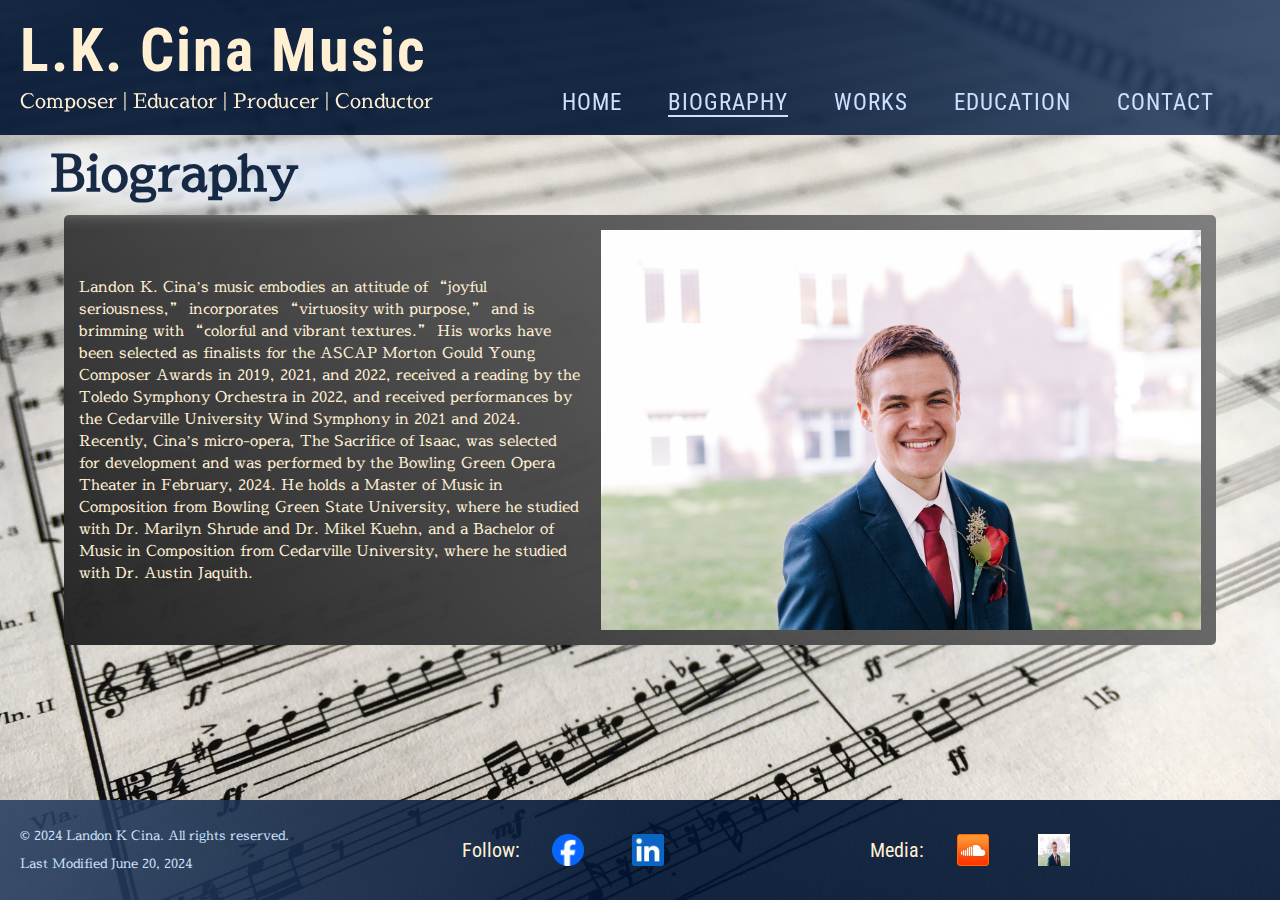
<file: lkcinamusic-biography.html>
<!DOCTYPE html>
<html lang="en">
    <head>
        <meta charset="UTF-8">
        <meta name="viewport" content="width=device-width, initial-scale=1.0">
        <link href="lkcinamusic-biography.css" rel="stylesheet">
        <title>L.K. Cina Music | Biography</title>
    </head>
    <body>
        <header class="site-header">
            <div class="site-titles">
                <h1>L.K. Cina Music</h1>
                <p>Composer | Educator | Producer | Conductor</p>
            </div>
            <nav>
                <a class="nav-link" href="./lkcinamusic-home.html">Home</a>
                <a class="nav-link current" href="./lkcinamusic-biography.html">Biography</a>
                <a class="nav-link" href="./lkcinamusic-works.html">Works</a>
                <a class="nav-link" href="./lkcinamusic-education.html">Education</a>
                <a class="nav-link" href="./lkcinamusic-contact.html">Contact</a>
            </nav>
        </header>
        <main>
            <div class="page-header">
                <h2>Biography</h2>
                <div id="header-background"></div>
            </div>
            
            <div class="page-content">
                <p class="biography">Landon K. Cina’s music embodies an attitude of “joyful seriousness,” incorporates “virtuosity with purpose,” and is brimming with “colorful and vibrant textures.” His works have been selected as finalists for the ASCAP Morton Gould Young Composer Awards in 2019, 2021, and 2022, received a reading by the Toledo Symphony Orchestra in 2022, and received performances by the Cedarville University Wind Symphony in 2021 and 2024. Recently, Cina’s micro-opera, The Sacrifice of Isaac, was selected for development and was performed by the Bowling Green Opera Theater in February, 2024. He holds a Master of Music in Composition from Bowling Green State University, where he studied with Dr. Marilyn Shrude and Dr. Mikel Kuehn, and a Bachelor of Music in Composition from Cedarville University, where he studied with Dr. Austin Jaquith.</p>
                <img class="portrait" src="./Images/Cina_Portrait.jpeg" alt="Portrait of Landon Cina">
            </div>
        </main>
        <footer class="site-footer">
            <div class="copyright-modified">
                <p>&copy 2024 Landon K Cina. All rights reserved.</p>
                <p>Last Modified June 20, 2024</p>
            </div>
            <div class="external-links follow">
                <p>Follow</p>
                <a class="external-logo facebook" href="https://www.facebook.com/profile.php?id=100093106510685" target="_blank">
                    <img class="external-logo facebook" src="./Images/Facebook_Logo_Primary.png" alt="Facebook logo">
                </a>
                <a class="external-logo linkedin" href="https://www.linkedin.com/in/landon-cina-4056532aa/" target="_blank">
                    <img class="external-logo linkedin" src="./Images/In-Blue-34.png" alt="LinkedIn logo">
                </a>
                </div>
            <div class="external-links media">
                <p>Media</p>
                <a class="external-logo soundcloud" href="https://soundcloud.com/landon-cina" target="_blank">
                    <img class="external-logo soundcloud" src="./Images/SoundCloud_Logo.png" alt="SoundCloud logo">
                </a>
                <a class="external-logo youtube" href="https://www.youtube.com/channel/UCJyzDKxyQj161ZwWj1zg2kg" target="_blank">
                    <img class="external-logo youtube" src="./Images/Cina_Portrait.jpeg" alt="YouTube logo">
                </a>
            </div>
            <div></div>
        </footer>
    </body>
</html>
</file>
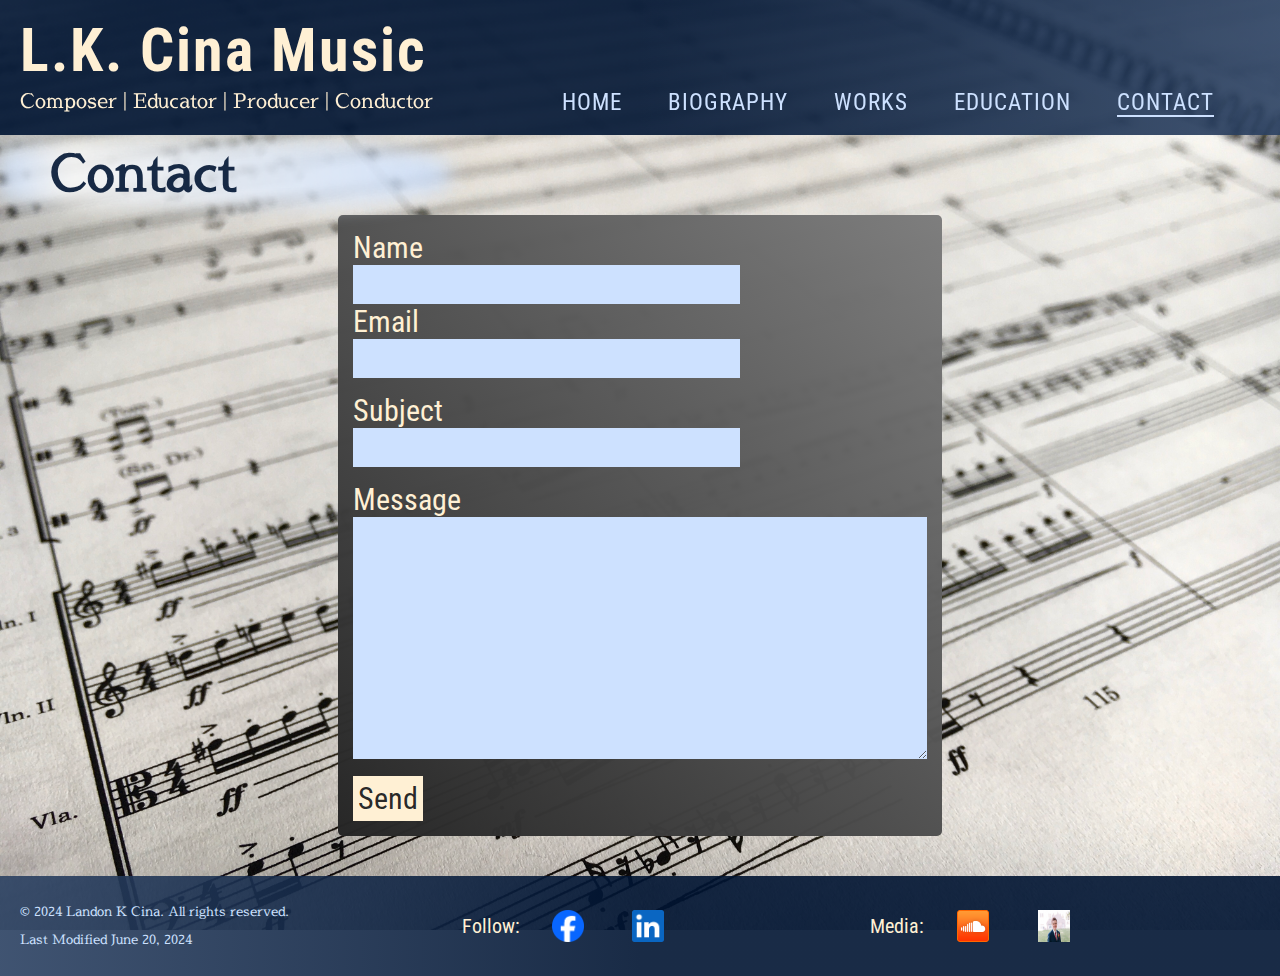
<file: lkcinamusic-contact.html>
<!DOCTYPE html>
<html lang="en">
    <head>
        <meta charset="UTF-8">
        <meta name="viewport" content="width=device-width, initial-scale=1.0">
        <link href="lkcinamusic-contact.css" rel="stylesheet">
        <title>L.K. Cina Music | Contact</title>
    </head>
    <body>
        <header class="site-header">
            <div class="site-titles">
                <h1>L.K. Cina Music</h1>
                <p>Composer | Educator | Producer | Conductor</p>
            </div>
            <nav>
                <a class="nav-link" href="./lkcinamusic-home.html">Home</a>
                <a class="nav-link" href="./lkcinamusic-biography.html">Biography</a>
                <a class="nav-link" href="./lkcinamusic-works.html">Works</a>
                <a class="nav-link" href="./lkcinamusic-education.html">Education</a>
                <a class="nav-link current" href="./lkcinamusic-contact.html">Contact</a>
            </nav>
        </header>
        <main>
            <div class="page-header">
                <h2>Contact</h2>
                <div id="header-background"></div>
            </div>
            
            <div class="page-content">
                <form id="contact-form" method="POST">
                    <div class="inline-block name">
                        <label for="name">Name</label>
                        <input id="name" type="text" required>
                    </div>
                    <div class="inline-block email">
                        <label for="email">Email</label>
                        <input id="email" type="email" required>
                    </div>
                    <div class="block subject">
                        <label for="subject">Subject</label>
                        <input id="subject" type="text">
                    </div>
                    <div class="block message">
                        <label for="message">Message</label>
                        <textarea id="message" rows="8" required></textarea>
                    </div>
                    <button id="send" type="submit">Send</button>
                </form>
            </div>
        </main>
        <footer class="site-footer">
            <div class="copyright-modified">
                <p>&copy 2024 Landon K Cina. All rights reserved.</p>
                <p>Last Modified June 20, 2024</p>
            </div>
            <div class="external-links follow">
                <p>Follow</p>
                <a class="external-logo facebook" href="https://www.facebook.com/profile.php?id=100093106510685" target="_blank">
                    <img class="external-logo facebook" src="./Images/Facebook_Logo_Primary.png" alt="Facebook logo">
                </a>
                <a class="external-logo linkedin" href="https://www.linkedin.com/in/landon-cina-4056532aa/" target="_blank">
                    <img class="external-logo linkedin" src="./Images/In-Blue-34.png" alt="LinkedIn logo">
                </a>
                </div>
            <div class="external-links media">
                <p>Media</p>
                <a class="external-logo soundcloud" href="https://soundcloud.com/landon-cina" target="_blank">
                    <img class="external-logo soundcloud" src="./Images/SoundCloud_Logo.png" alt="SoundCloud logo">
                </a>
                <a class="external-logo youtube" href="https://www.youtube.com/channel/UCJyzDKxyQj161ZwWj1zg2kg" target="_blank">
                    <img class="external-logo youtube" src="./Images/Cina_Portrait.jpeg" alt="YouTube logo">
                </a>
            </div>
            <div></div>
        </footer>
    </body>
</html>
</file>
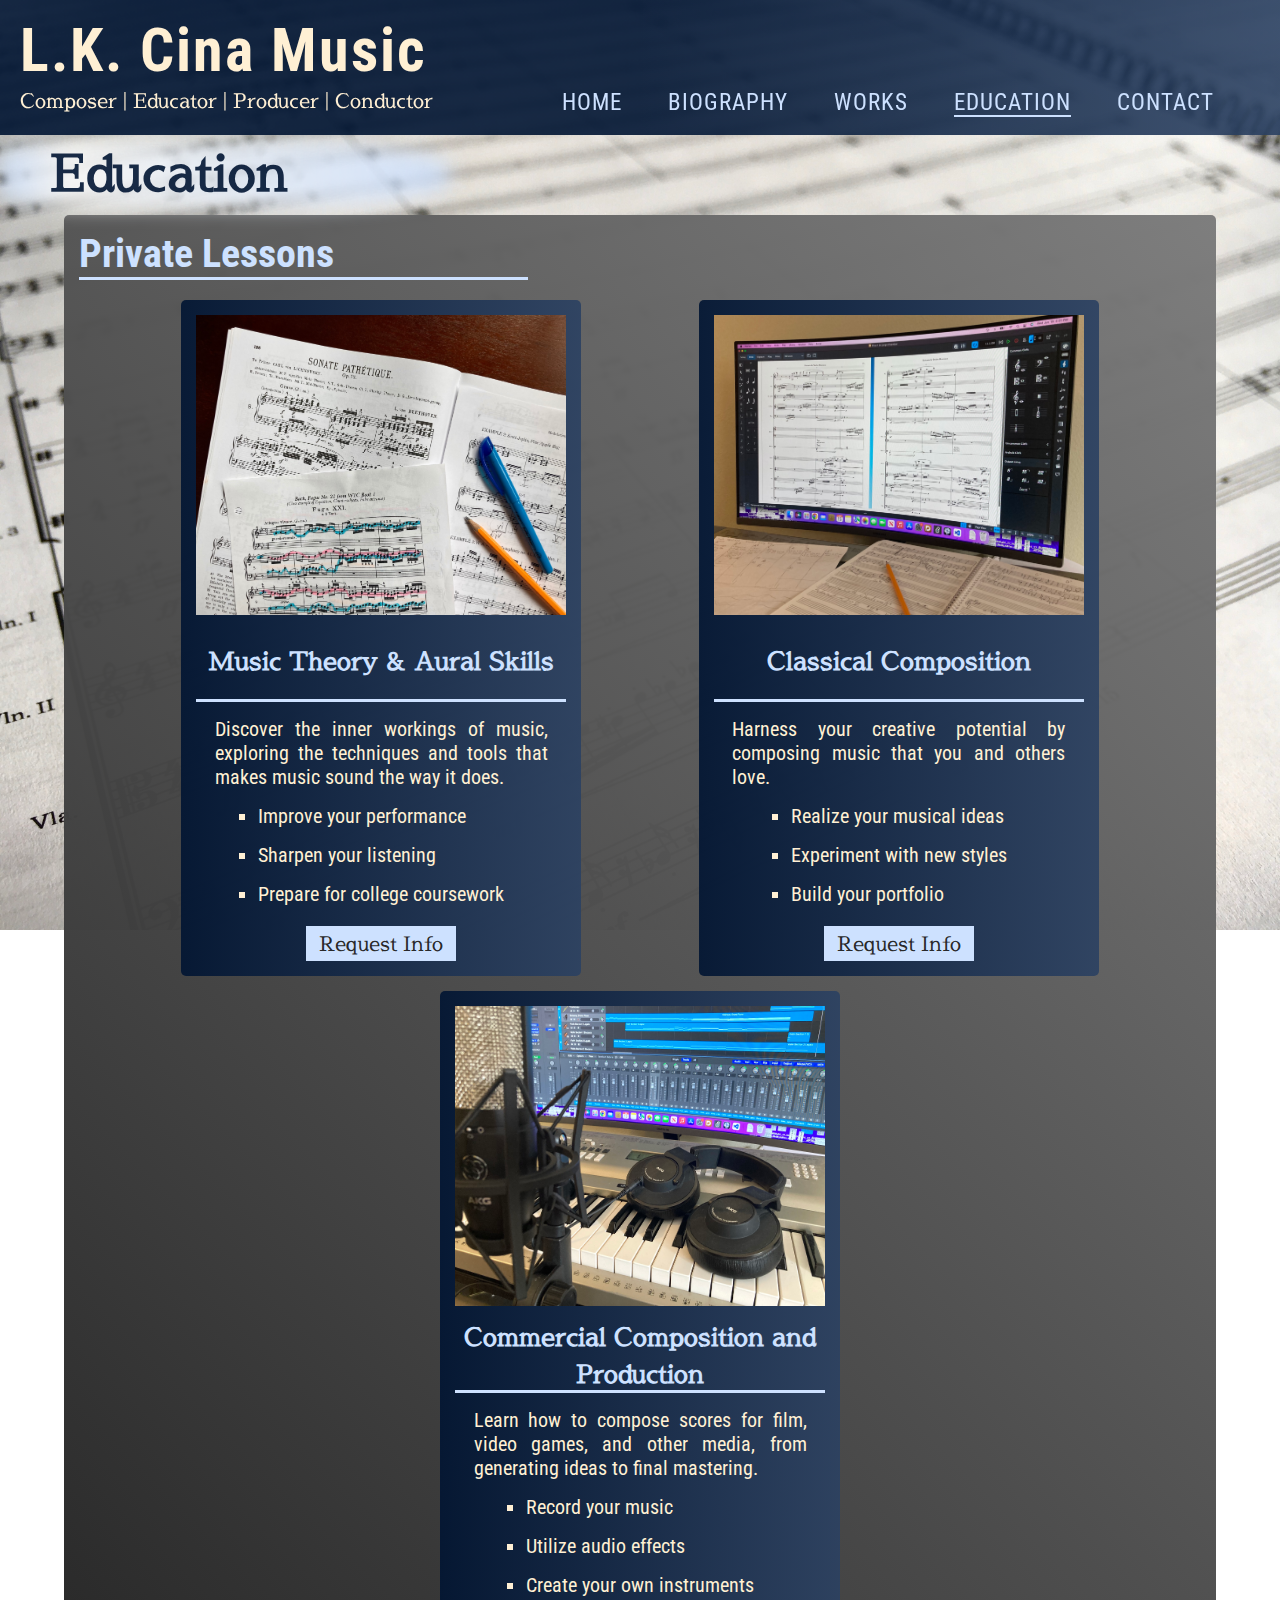
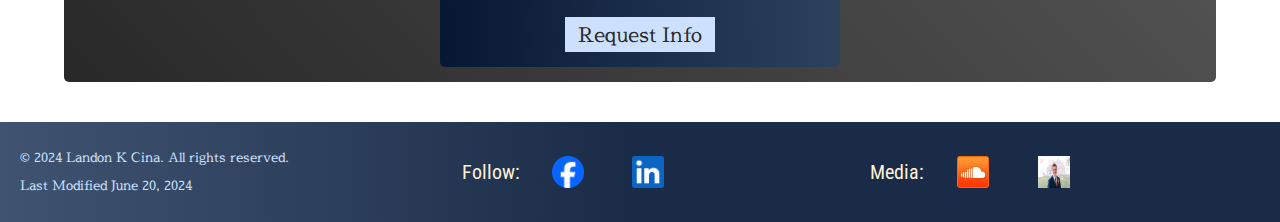
<file: lkcinamusic-education.html>
<!DOCTYPE html>
<html lang="en">
    <head>
        <meta charset="UTF-8">
        <meta name="viewport" content="width=device-width, initial-scale=1.0">
        <link href="lkcinamusic-education.css" rel="stylesheet">
        <title>L.K. Cina Music | Education</title>
    </head>
    <body>
        <header class="site-header">
            <div class="site-titles">
                <h1>L.K. Cina Music</h1>
                <p>Composer | Educator | Producer | Conductor</p>
            </div>
            <nav>
                <a class="nav-link" href="./lkcinamusic-home.html">Home</a>
                <a class="nav-link" href="./lkcinamusic-biography.html">Biography</a>
                <a class="nav-link" href="./lkcinamusic-works.html">Works</a>
                <a class="nav-link current" href="./lkcinamusic-education.html">Education</a>
                <a class="nav-link" href="./lkcinamusic-contact.html">Contact</a>
            </nav>
        </header>
        <main>
            <div class="page-header">
                <h2>Education</h2>
                <div id="header-background"></div>
            </div>
            
            <div class="page-content">
                <h3>Private Lessons</h3>
                <div id="lesson-container">
                    <div class="lesson">
                        <img class="lesson-img" src="./Images/Theory_Lesson.jpg">
                        <h4>Music Theory & Aural Skills</h4>
                        <p>Discover the inner workings of music, exploring the techniques and tools that makes music sound the way it does.</p>
                        <ul>
                            <li>Improve your performance</li>
                            <li>Sharpen your listening</li>
                            <li>Prepare for college coursework</li>
                        </ul>
                        <a href="./lkcinamusic-contact.html"><button class="request-info-btn">Request Info</button></a>
                    </div>
                    <div class="lesson">
                        <img class="lesson-img" src="./Images/Comp_Lesson.jpg">
                        <h4>Classical Composition</h4>
                        <p>Harness your creative potential by composing music that you and others love.</p>
                        <ul>
                            <li>Realize your musical ideas</li>
                            <li>Experiment with new styles</li>
                            <li>Build your portfolio</li>
                        </ul>
                        <a href="./lkcinamusic-contact.html"><button class="request-info-btn">Request Info</button></a>
                    </div>
                    <div class="lesson">
                        <img class="lesson-img" src="./Images/Prod_Lesson.jpg">
                        <h4 class="no-padding">Commercial Composition and Production</h4>
                        <p>Learn how to compose scores for film, video games, and other media, from generating ideas to final mastering.</p>
                        <ul>
                            <li>Record your music</li>
                            <li>Utilize audio effects</li>
                            <li>Create your own instruments</li>
                        </ul>
                        <a href="./lkcinamusic-contact.html"><button class="request-info-btn">Request Info</button></a>
                    </div>
                </div>
            </div>
        </main>
        <footer class="site-footer">
            <div class="copyright-modified">
                <p>&copy 2024 Landon K Cina. All rights reserved.</p>
                <p>Last Modified June 20, 2024</p>
            </div>
            <div class="external-links follow">
                <p>Follow</p>
                <a class="external-logo facebook" href="https://www.facebook.com/profile.php?id=100093106510685" target="_blank">
                    <img class="external-logo facebook" src="./Images/Facebook_Logo_Primary.png" alt="Facebook logo">
                </a>
                <a class="external-logo linkedin" href="https://www.linkedin.com/in/landon-cina-4056532aa/" target="_blank">
                    <img class="external-logo linkedin" src="./Images/In-Blue-34.png" alt="LinkedIn logo">
                </a>
                </div>
            <div class="external-links media">
                <p>Media</p>
                <a class="external-logo soundcloud" href="https://soundcloud.com/landon-cina" target="_blank">
                    <img class="external-logo soundcloud" src="./Images/SoundCloud_Logo.png" alt="SoundCloud logo">
                </a>
                <a class="external-logo youtube" href="https://www.youtube.com/channel/UCJyzDKxyQj161ZwWj1zg2kg" target="_blank">
                    <img class="external-logo youtube" src="./Images/Cina_Portrait.jpeg" alt="YouTube logo">
                </a>
            </div>
            <div></div>
        </footer>
    </body>
</html>
</file>
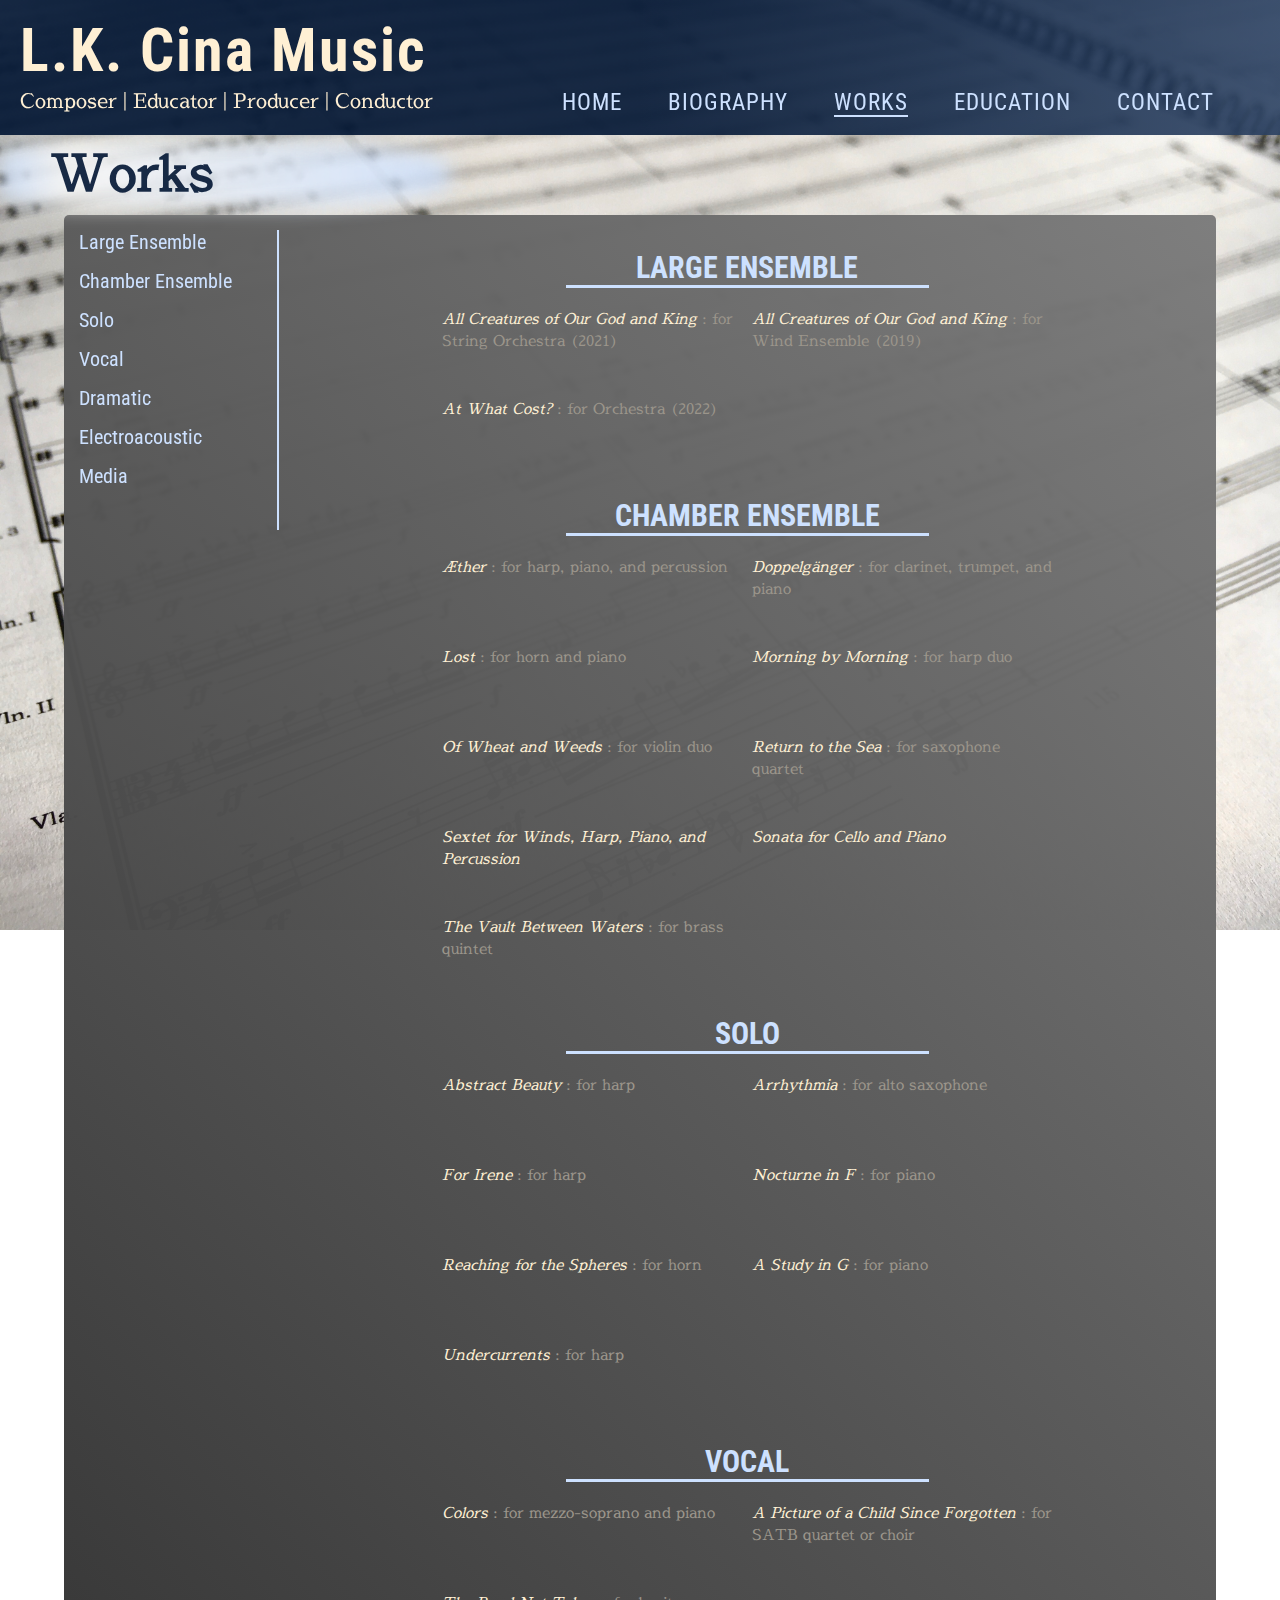
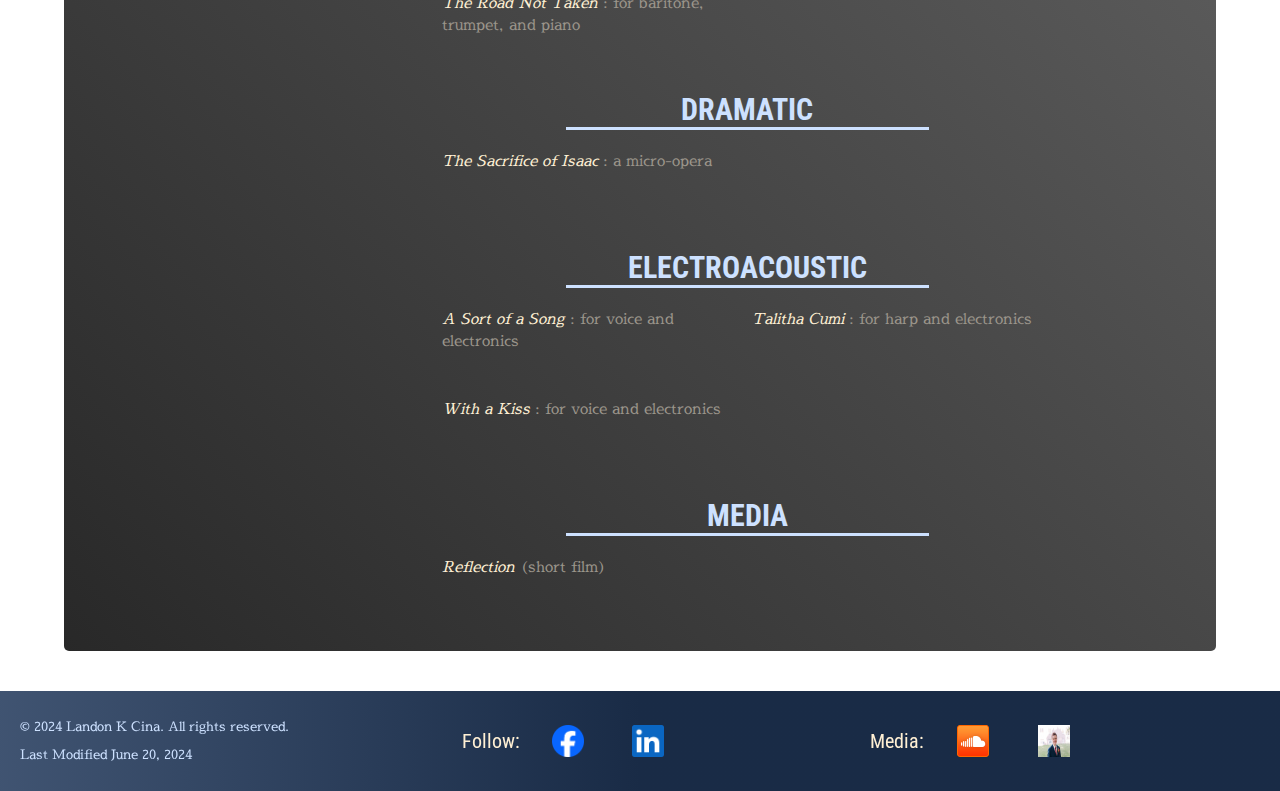
<file: lkcinamusic-works.html>
<!DOCTYPE html>
<html lang="en">
    <head>
        <meta charset="UTF-8">
        <meta name="viewport" content="width=device-width, initial-scale=1.0">
        <link href="lkcinamusic-works.css" rel="stylesheet">
        <title>L.K. Cina Music | Works</title>
    </head>
    <body>
        <div id="card-container">
            <div id="card">
                
            </div>
        </div>
        <header class="site-header">
            <div class="site-titles">
                <h1>L.K. Cina Music</h1>
                <p>Composer | Educator | Producer | Conductor</p>
            </div>
            <nav>
                <a class="nav-link" href="./lkcinamusic-home.html">Home</a>
                <a class="nav-link" href="./lkcinamusic-biography.html">Biography</a>
                <a class="nav-link current" href="./lkcinamusic-works.html">Works</a>
                <a class="nav-link" href="./lkcinamusic-education.html">Education</a>
                <a class="nav-link" href="./lkcinamusic-contact.html">Contact</a>
            </nav>
        </header>
        <main>
            <div class="page-header">
                <h2>Works</h2>
                <div class="scroll-margin" id="header-background"></div>
            </div>
            <div class="page-content">
                <nav>
                    <a href="#large-ensemble">Large Ensemble</a>
                    <a href="#chamber-ensemble">Chamber Ensemble</a>
                    <a href="#solo">Solo</a>
                    <a href="#vocal">Vocal</a>
                    <a href="#dramatic">Dramatic</a>
                    <a href="#electroacoustic">Electroacoustic</a>
                    <a href="#media">Media</a>
                </nav>
                <div class="portfolio">
                    <h3 class="scroll-margin" id="large-ensemble">Large Ensemble</h3>
                    <div class="piece-group" id="large-ensemble-container">
                        <p><span class="italic">All Creatures of our God and King</span><span class="subtitle"> : arranged for string orchestra or wind ensemble</span></p>
                        <p><span class="italic">At What Cost?</span><span class="subtitle"> : for orchestra</span></p>
                        <p><span class="italic">Bora Scura</span><span class="subtitle"> : for wind ensemble</span></p>
                        <p><span class="italic">A Child's Fantasy</span><span class="subtitle"> : for orchestra</span></p>
                        <p><span class="italic">Classical Poem</span><span class="subtitle"> : for chamber orchestra</span></p>
                        <p><span class="italic">Fantasia for 12 musicians</span></p>
                        <p><span class="italic">In a Breath</span><span class="subtitle"> : for chamber ensemble</span></p>
                        <p><span class="italic">The Market for Attention</span><span class="subtitle"> : for wind ensemble</span></p>
                        <p><span class="italic">Pillars of Creation</span><span class="subtitle"> : for wind ensemble</span></p>
                        <p><span class="italic">Praise to the Lord God Almighty</span><span class="subtitle"> : arranged for brass choir</span></p>
                    </div>
                    <a id="back-to-top" href="#header-background">Back to Top</a>
                    <h3 class="scroll-margin" id="chamber-ensemble">Chamber Ensemble</h3>
                    <div class="piece-group" id="chamber-ensemble-container">
                        <p><span class="italic">Æther</span><span class="subtitle"> : for harp, piano, and percussion</span></p>
                        <p><span class="italic">Doppelgänger</span><span class="subtitle"> : for clarinet, trumpet, and piano</span></p>
                        <p><span class="italic">Lost</span><span class="subtitle"> : for horn and piano</span></p>
                        <p><span class="italic">Morning by Morning</span><span class="subtitle"> : for harp duo</span></p>
                        <p><span class="italic">Of Wheat and Weeds</span><span class="subtitle"> : for violin duo</span></p>
                        <p><span class="italic">Return to the Sea</span><span class="subtitle"> : for saxophone quartet</span></p>
                        <p><span class="italic">Sextet for Winds, Harp, Piano, and Percussion</span></p>
                        <p><span class="italic">Sonata for Cello and Piano</span></p>
                        <p><span class="italic">The Vault Between Waters</span><span class="subtitle"> : for brass quintet</span></p>
                    </div>
                    <h3 class="scroll-margin" id="solo">Solo</h3>
                    <div class="piece-group" id="solo-container">
                        <p><span class="italic">Abstract Beauty</span><span class="subtitle"> : for harp</span></p>
                        <p><span class="italic">Arrhythmia</span><span class="subtitle"> : for alto saxophone</span></p>
                        <p><span class="italic">For Irene</span><span class="subtitle"> : for harp</span></p>
                        <p><span class="italic">Nocturne in F</span><span class="subtitle"> : for piano</span></p>
                        <p><span class="italic">Reaching for the Spheres</span><span class="subtitle"> : for horn</span></p>
                        <p><span class="italic">A Study in G</span><span class="subtitle"> : for piano</span></p>
                        <p><span class="italic">Undercurrents</span><span class="subtitle"> : for harp</span></p>
                    </div>
                    <h3 class="scroll-margin" id="vocal">Vocal</h3>
                    <div class="piece-group" id="vocal-container">
                        <p><span class="italic">Colors</span><span class="subtitle"> : for mezzo-soprano and piano</span></p>
                        <p><span class="italic">A Picture of a Child Since Forgotten</span><span class="subtitle"> : for SATB quartet or choir</span></p>
                        <p><span class="italic">The Road Not Taken</span><span class="subtitle"> : for baritone, trumpet, and piano</span></p>
                    </div>
                    <h3 class="scroll-margin" id="dramatic">Dramatic</h3>
                    <div class="piece-group" id="dramatic-container">
                        <p><span class="italic">The Sacrifice of Isaac</span><span class="subtitle"> : a micro-opera</span></p>
                    </div>
                    <h3 class="scroll-margin" id="electroacoustic">Electroacoustic</h3>
                    <div class="piece-group" id="electroacoustic-container">
                        <p><span class="italic">A Sort of a Song</span><span class="subtitle"> : for voice and electronics</span></p>
                        <p><span class="italic">Talitha Cumi</span><span class="subtitle"> : for harp and electronics</span></p>
                        <p><span class="italic">With a Kiss</span><span class="subtitle"> : for voice and electronics</span></p>
                    </div>
                    <h3 class="scroll-margin" id="media">Media</h3>
                    <div class="piece-group" id="media-container">
                        <p><span class="italic">Reflection</span><span class="subtitle"> (short film)</span></p>
                    </div>
                </div>
            </div>
        </main>
        <footer class="site-footer">
            <div class="copyright-modified">
                <p>&copy 2024 Landon K Cina. All rights reserved.</p>
                <p>Last Modified June 20, 2024</p>
            </div>
            <div class="external-links follow">
                <p>Follow</p>
                <a class="external-logo facebook" href="https://www.facebook.com/profile.php?id=100093106510685" target="_blank">
                    <img class="external-logo facebook" src="./Images/Facebook_Logo_Primary.png" alt="Facebook logo">
                </a>
                <a class="external-logo linkedin" href="https://www.linkedin.com/in/landon-cina-4056532aa/" target="_blank">
                    <img class="external-logo linkedin" src="./Images/In-Blue-34.png" alt="LinkedIn logo">
                </a>
                </div>
            <div class="external-links media">
                <p>Media</p>
                <a class="external-logo soundcloud" href="https://soundcloud.com/landon-cina" target="_blank">
                    <img class="external-logo soundcloud" src="./Images/SoundCloud_Logo.png" alt="SoundCloud logo">
                </a>
                <a class="external-logo youtube" href="https://www.youtube.com/channel/UCJyzDKxyQj161ZwWj1zg2kg" target="_blank">
                    <img class="external-logo youtube" src="./Images/Cina_Portrait.jpeg" alt="YouTube logo">
                </a>
            </div>
            <div></div>
        </footer>
        <script src="./lkcinamusic-works-script.js"></script>
    </body>
</html>
</file>
<file: lkcinamusic-biography.css>
/* UNIVERSAL STYLES */

:root {
    --background-color1-1: rgba(0, 20, 50, 0.9);
    --background-color1-2: rgba(43, 65, 98, 0.9);
    --background-color2-1: rgba(36, 36, 36, 0.98);
    --background-color2-2: rgba(124, 124, 124, 0.98);
    --text-color1: rgb(255, 240, 212);
    --text-color2: rgb(205, 225, 255);
    --alt-text-color1: rgb(255, 255, 255);
}

@font-face {
    font-family: "Sawarabi Mincho";
    src: url('./Fonts/SawarabiMincho-Regular.ttf') format(truetype);
}

@font-face {
    font-family: "Roboto Condensed";
    src: url(./Fonts/RobotoCondensed-VariableFont_wght.ttf) format(truetype);
}

* {
    box-sizing: border-box;
    margin: 0;
    padding: 0;
    font-size: 10px;
}

body {
    background-image: url(./Images/lkcinamusic_coverphoto.jpg);
    background-size: cover;
    background-position: center;
    background-repeat: no-repeat;
    background-attachment: fixed;
}

/* HEADER */

.site-header {
    width: 100%;
    height: 135px;
    background: linear-gradient(90deg, var(--background-color1-1) 50%, var(--background-color1-2));
    color: var(--text-color1);
    padding: 15px 20px 15px;
    position: fixed;
    top: 0px;
    display: flex;
    justify-content: space-between;
    z-index: 4;
}

.site-header h1 {
    font-family: "Roboto Condensed", sans-serif;
    font-size: 6rem;
    letter-spacing: 2px;
    display: block;
}

.site-header p {
    font-family: "Sawarabi Mincho", serif;
    font-size: 2rem;
}

.site-header nav {
    width: 60%;
    height: 100%;
    display: flex;
    justify-content: space-evenly;
    align-items: flex-end;
    padding-bottom: 5px;
}

.site-header nav a {
    color: var(--text-color2);
    font-family: "Roboto Condensed", sans-serif;
    font-size: 2.25rem;
    text-transform: uppercase;
    letter-spacing: 1px;
    text-decoration: none;
}

.site-header nav a:hover {
    color: var(--alt-text-color1);
}

.site-header .current {
    border-bottom: 2px solid var(--text-color2);
    margin-bottom: -2px;
}

.site-header .current:hover {
    border-bottom: 2px solid var(--alt-text-color1);
}

/* FOOTER */

.site-footer {
    width: 100%;
    height: 100px;
    background: linear-gradient(90deg, var(--background-color1-2), var(--background-color1-1) 50%);
    padding: 15px 20px 15px;
    display: flex;
    justify-content: space-between;
    align-items: center;
    overflow: hidden;
    z-index: 3;
    margin-top: 40px;
}

.copyright-modified * {
    font-family: "Sawarabi Mincho", serif;
    font-size: 1.25rem;
    color: var(--text-color2);
}

.copyright-modified p:last-of-type {
    margin-top: 10px;
}

.external-links {
    display: flex;
    justify-content: space-evenly;
    align-items: center;
    flex-wrap: wrap;
    width: 250px;
}

.external-links p {
    color: var(--text-color1);
    font-size: 2rem;
    font-family: "Roboto Condensed", sans-serif;
}

.external-links p:after {
    content: ":";
}

.external-logo {
    height: 32px;
    width: 32px;
}

a.external-logo {
    margin: 16px;
}

a.facebook {
    border-radius: 50%;
}

a.linkedin {
    background-color: white;
    border-radius: 5px;
}

/* MAIN */

main {
    min-height: max(calc(100vh - 275px), 300px);
    width: 100%;
    margin-top: 135px;
}

.page-header { 
    height: 80px;
    width: 100%;
}

.page-header h2 {
    font-family: "Sawarabi Mincho", serif;
    font-size: 5rem;
    color: var(--background-color1-1);
    position: relative;
    padding-left: 50px;
    z-index: 2;
}

#header-background {
    height: 65px;
    width: 450px;
    background: linear-gradient(90deg, var(--text-color2), var(--alt-text-color1) 15%, var(--text-color2));
    position: absolute;
    top: 142px;
    border-radius: 20% 40% 40% 20%;
    filter: blur(10px);
    opacity: 0.8;
    z-index: 1;
}

.page-content {
    width: 90%;
    max-width: 1400px;
    margin: 0 auto;
    display: flex;
    justify-content: center;
    align-items: center;
    gap: 20px;
    background: linear-gradient(45deg, var(--background-color2-1), var(--background-color2-2));
    border-radius: 5px;
    padding: 15px;
}

.portrait {
    width: 100%;
    max-width: 600px;
    object-fit: cover;
}

.biography {
    width: 50%;
    height: fit-content;
    font-family: "Sawarabi Mincho", serif;
    font-size: 1.5rem;
    color: var(--text-color1);
}

/* @MEDIA */

    /* HEADER */

@media (max-width: 1125px) {
    .site-header h1 {
        font-size: 5rem;
    }

    .site-header p {
        font-size: 1.67rem;
    }

    .site-header nav {
        padding: 0;
    }

    .site-header nav a {
        font-size: 1.875rem;
    }

    .site-header {
        height: 115px;
    }
    
    main {
        min-height: max(calc(100vh - 255px), 300px);
        margin-top: 115px;
    }

    #header-background {
        top: 121px;
    }
}

@media (max-width: 915px) {
    .site-header {
        height: 150px;
        flex-wrap: wrap;
    }

    .site-header nav {
        height: 40px;
        width: 100%;
    }

    main {
        min-height: max(calc(100vh - 290px), 300px);
        margin-top: 150px;
    }

    #header-background {
        top: 155px;
    }
}

@media (max-height: 400px) {
    .site-header {
        position: static;
    }

    main {
        margin-top: 0;
    }
}

    /* FOOTER */

@media (max-width: 825px) {
    .external-links {
        width: 150px;
    }

    .external-links p {
        width: 75px;
        margin: 0 20px 0;
        text-align: center;
        border-bottom: 2px solid var(--text-color1);
    }

    .external-links p:after {
        content: "";
    }
}

@media (max-width: 600px) {
    .external-links p {
        width: 50px;
        margin: 0 30px 0;
        font-size: 1.33rem;
        border-bottom: 1px solid var(--text-color1);
    }

    .external-logo {
        width: 24px;
        height: 24px;
    }
}

    /* MAIN ONLY */

@media (max-width: 1200px) {
    .page-content {
        flex-direction: column-reverse;
    }

    .biography {
        width: 100%;
    }
}
</file>
<file: lkcinamusic-contact.css>
/* UNIVERSAL STYLES */

:root {
    --background-color1-1: rgba(0, 20, 50, 0.9);
    --background-color1-2: rgba(43, 65, 98, 0.9);
    --background-color2-1: rgba(36, 36, 36, 0.98);
    --background-color2-2: rgba(124, 124, 124, 0.98);
    --text-color1: rgb(255, 240, 212);
    --text-color2: rgb(205, 225, 255);
    --alt-text-color1: rgb(255, 255, 255);
}

@font-face {
    font-family: "Sawarabi Mincho";
    src: url('./Fonts/SawarabiMincho-Regular.ttf') format(truetype);
}

@font-face {
    font-family: "Roboto Condensed";
    src: url(./Fonts/RobotoCondensed-VariableFont_wght.ttf) format(truetype);
}

* {
    box-sizing: border-box;
    margin: 0;
    padding: 0;
    font-size: 10px;
}

body {
    background-image: url(./Images/lkcinamusic_coverphoto.jpg);
    background-size: cover;
    background-position: center;
    background-repeat: no-repeat;
    background-attachment: fixed;
}

/* HEADER */

.site-header {
    width: 100%;
    height: 135px;
    background: linear-gradient(90deg, var(--background-color1-1) 50%, var(--background-color1-2));
    color: var(--text-color1);
    padding: 15px 20px 15px;
    position: fixed;
    top: 0px;
    display: flex;
    justify-content: space-between;
    z-index: 4;
}

.site-header h1 {
    font-family: "Roboto Condensed", sans-serif;
    font-size: 6rem;
    letter-spacing: 2px;
    display: block;
}

.site-header p {
    font-family: "Sawarabi Mincho", serif;
    font-size: 2rem;
}

.site-header nav {
    width: 60%;
    height: 100%;
    display: flex;
    justify-content: space-evenly;
    align-items: flex-end;
    padding-bottom: 5px;
}

.site-header nav a {
    color: var(--text-color2);
    font-family: "Roboto Condensed", sans-serif;
    font-size: 2.25rem;
    text-transform: uppercase;
    letter-spacing: 1px;
    text-decoration: none;
}

.site-header nav a:hover {
    color: var(--alt-text-color1);
}

.site-header .current {
    border-bottom: 2px solid var(--text-color2);
    margin-bottom: -2px;
}

.site-header .current:hover {
    border-bottom: 2px solid var(--alt-text-color1);
}

/* FOOTER */

.site-footer {
    width: 100%;
    height: 100px;
    background: linear-gradient(90deg, var(--background-color1-2), var(--background-color1-1) 50%);
    padding: 15px 20px 15px;
    display: flex;
    justify-content: space-between;
    align-items: center;
    overflow: hidden;
    z-index: 3;
    margin-top: 40px;
}

.copyright-modified * {
    font-family: "Sawarabi Mincho", serif;
    font-size: 1.25rem;
    color: var(--text-color2);
}

.copyright-modified p:last-of-type {
    margin-top: 10px;
}

.external-links {
    display: flex;
    justify-content: space-evenly;
    align-items: center;
    flex-wrap: wrap;
    width: 250px;
}

.external-links p {
    color: var(--text-color1);
    font-size: 2rem;
    font-family: "Roboto Condensed", sans-serif;
}

.external-links p:after {
    content: ":";
}

.external-logo {
    height: 32px;
    width: 32px;
}

a.external-logo {
    margin: 16px;
}

a.facebook {
    border-radius: 50%;
}

a.linkedin {
    background-color: white;
    border-radius: 5px;
}

/* MAIN */

main {
    min-height: max(calc(100vh - 275px), 300px);
    width: 100%;
    margin-top: 135px;
}

.page-header { 
    height: 80px;
    width: 100%;
}

.page-header h2 {
    font-family: "Sawarabi Mincho", serif;
    font-size: 5rem;
    color: var(--background-color1-1);
    position: relative;
    padding-left: 50px;
    z-index: 2;
}

#header-background {
    height: 65px;
    width: 450px;
    background: linear-gradient(90deg, var(--text-color2), var(--alt-text-color1) 15%, var(--text-color2));
    position: absolute;
    top: 142px;
    border-radius: 20% 40% 40% 20%;
    filter: blur(10px);
    opacity: 0.8;
    z-index: 1;
}

.page-content {
    width: 90%;
    max-width: 604px;
    margin: 0 auto;
    background: linear-gradient(45deg, var(--background-color2-1), var(--background-color2-2));
    border-radius: 5px;
    padding: 15px;
}



.inline-block {
    display: inline-block;
}

.block {
    display: block;
}

.name {
    margin-right: 15px;
}

.subject, .message {
    margin-top: 15px;
}

#contact-form label {
    font-family: "Roboto Condensed", sans-serif;
    font-size: 3rem;
    color: var(--text-color1);
    display: block;
}

#contact-form input, #contact-form textarea {
    font-family: "Sawarabi Mincho", serif;
    font-size: 2rem;
    background-color: var(--text-color2);
    color: var(--background-color1-1);
    border: none;
    padding: 5px;
}

.message {
    width: 100%;
}

#message {
    width: 100%;
}

#send {
    font-family: "Roboto Condensed", sans-serif;
    font-size: 3rem;
    padding: 5px;
    margin-top: 15px;
    align-self: center;
    background-color: var(--text-color1);
    color: var(--background-color2-1);
    border: none;
}

#send:hover {
    background-color: var(--alt-text-color1);
    cursor: pointer;
}

/* @MEDIA */

    /* HEADER */

@media (max-width: 1125px) {
    .site-header h1 {
        font-size: 5rem;
    }

    .site-header p {
        font-size: 1.67rem;
    }

    .site-header nav {
        padding: 0;
    }

    .site-header nav a {
        font-size: 1.875rem;
    }

    .site-header {
        height: 115px;
    }
    
    main {
        min-height: max(calc(100vh - 255px), 300px);
        margin-top: 115px;
    }

    #header-background {
        top: 121px;
    }
}

@media (max-width: 915px) {
    .site-header {
        height: 150px;
        flex-wrap: wrap;
    }

    .site-header nav {
        height: 40px;
        width: 100%;
    }

    main {
        min-height: max(calc(100vh - 290px), 300px);
        margin-top: 150px;
    }

    #header-background {
        top: 155px;
    }
}

@media (max-height: 400px) {
    .site-header {
        position: static;
    }

    main {
        margin-top: 0;
    }
}

    /* FOOTER */

@media (max-width: 825px) {
    .external-links {
        width: 150px;
    }

    .external-links p {
        width: 75px;
        margin: 0 20px 0;
        text-align: center;
        border-bottom: 2px solid var(--text-color1);
    }

    .external-links p:after {
        content: "";
    }
}

@media (max-width: 600px) {
    .external-links p {
        width: 50px;
        margin: 0 30px 0;
        font-size: 1.33rem;
        border-bottom: 1px solid var(--text-color1);
    }

    .external-logo {
        width: 24px;
        height: 24px;
    }
}
</file>
<file: lkcinamusic-education.css>
/* UNIVERSAL STYLES */

:root {
    --background-color1-1: rgba(0, 20, 50, 0.9);
    --background-color1-2: rgba(43, 65, 98, 0.9);
    --background-color2-1: rgba(36, 36, 36, 0.98);
    --background-color2-2: rgba(124, 124, 124, 0.98);
    --text-color1: rgb(255, 240, 212);
    --text-color2: rgb(205, 225, 255);
    --alt-text-color1: rgb(255, 255, 255);
}

@font-face {
    font-family: "Sawarabi Mincho";
    src: url('./Fonts/SawarabiMincho-Regular.ttf') format(truetype);
}

@font-face {
    font-family: "Roboto Condensed";
    src: url(./Fonts/RobotoCondensed-VariableFont_wght.ttf) format(truetype);
}

* {
    box-sizing: border-box;
    margin: 0;
    padding: 0;
    font-size: 10px;
}

body {
    background-image: url(./Images/lkcinamusic_coverphoto.jpg);
    background-size: cover;
    background-position: center;
    background-repeat: no-repeat;
    background-attachment: fixed;
}

/* HEADER */

.site-header {
    width: 100%;
    height: 135px;
    background: linear-gradient(90deg, var(--background-color1-1) 50%, var(--background-color1-2));
    color: var(--text-color1);
    padding: 15px 20px 15px;
    position: fixed;
    top: 0px;
    display: flex;
    justify-content: space-between;
    z-index: 4;
}

.site-header h1 {
    font-family: "Roboto Condensed", sans-serif;
    font-size: 6rem;
    letter-spacing: 2px;
    display: block;
}

.site-header p {
    font-family: "Sawarabi Mincho", serif;
    font-size: 2rem;
}

.site-header nav {
    width: 60%;
    height: 100%;
    display: flex;
    justify-content: space-evenly;
    align-items: flex-end;
    padding-bottom: 5px;
}

.site-header nav a {
    color: var(--text-color2);
    font-family: "Roboto Condensed", sans-serif;
    font-size: 2.25rem;
    text-transform: uppercase;
    letter-spacing: 1px;
    text-decoration: none;
}

.site-header nav a:hover {
    color: var(--alt-text-color1);
}

.site-header .current {
    border-bottom: 2px solid var(--text-color2);
    margin-bottom: -2px;
}

.site-header .current:hover {
    border-bottom: 2px solid var(--alt-text-color1);
}

/* FOOTER */

.site-footer {
    width: 100%;
    height: 100px;
    background: linear-gradient(90deg, var(--background-color1-2), var(--background-color1-1) 50%);
    padding: 15px 20px 15px;
    display: flex;
    justify-content: space-between;
    align-items: center;
    overflow: hidden;
    z-index: 3;
    margin-top: 40px;
}

.copyright-modified * {
    font-family: "Sawarabi Mincho", serif;
    font-size: 1.25rem;
    color: var(--text-color2);
}

.copyright-modified p:last-of-type {
    margin-top: 10px;
}

.external-links {
    display: flex;
    justify-content: space-evenly;
    align-items: center;
    flex-wrap: wrap;
    width: 250px;
}

.external-links p {
    color: var(--text-color1);
    font-size: 2rem;
    font-family: "Roboto Condensed", sans-serif;
}

.external-links p:after {
    content: ":";
}

.external-logo {
    height: 32px;
    width: 32px;
}

a.external-logo {
    margin: 16px;
}

a.facebook {
    border-radius: 50%;
}

a.linkedin {
    background-color: white;
    border-radius: 5px;
}

/* MAIN */

main {
    min-height: max(calc(100vh - 275px), 300px);
    width: 100%;
    margin-top: 135px;
}

.page-header { 
    height: 80px;
    width: 100%;
}

.page-header h2 {
    font-family: "Sawarabi Mincho", serif;
    font-size: 5rem;
    color: var(--background-color1-1);
    position: relative;
    padding-left: 50px;
    z-index: 2;
}

#header-background {
    height: 65px;
    width: 450px;
    background: linear-gradient(90deg, var(--text-color2), var(--alt-text-color1) 15%, var(--text-color2));
    position: absolute;
    top: 142px;
    border-radius: 20% 40% 40% 20%;
    filter: blur(10px);
    opacity: 0.8;
    z-index: 1;
}

.page-content {
    width: 90%;
    max-width: 1400px;
    margin: 0 auto;
    background: linear-gradient(45deg, var(--background-color2-1), var(--background-color2-2));
    border-radius: 5px;
    padding: 15px;
}

.page-content h3 {
    width: 40%;
    min-width: 350px;
    font-family: "Roboto Condensed", sans-serif;
    font-size: 4rem;
    color: var(--text-color2);
    border-bottom: 3px solid var(--text-color2);
}

#lesson-container {
    width: 100%;
    height: auto;
    margin-top: 20px;
    display: flex;
    justify-content: space-evenly;
    gap: 15px;
    flex-wrap: wrap;
}

.lesson {
    width: 400px;
    height: auto;
    background: linear-gradient(90deg, var(--background-color1-1), var(--background-color1-2));
    border-radius: 5px;
    padding: 15px;
    text-align: center;
}

.lesson img {
    width: 100%;
    height: 300px;
}

.lesson h4 {
    height: 75px;
    margin-top: 10px;
    padding-top: 15px;
    font-family: "Sawarabi Mincho", serif;
    font-size: 2.5rem;
    color: var(--text-color2);
    text-align: center;
    border-bottom: 3px solid var(--text-color2);
}

h4.no-padding {
    padding: 0;
}

.lesson p, .lesson li {
    font-family: "Roboto Condensed", sans-serif;
    font-size: 2rem;
    color: var(--text-color1);
    margin: 15px auto 0;
}

.lesson p {
    width: 90%;
    text-align: justify;
}

.lesson ul {
    margin: 15px auto 0;
    text-align: left;
    list-style-type: square;
    width: fit-content;
}

.request-info-btn {
    margin: 20px auto 0;
    width: 150px;
    height: 35px;
    font-family: "Sawarabi Mincho", serif;
    font-size: 2rem;
    border-radius: 0;
    border: none;
    background-color: var(--text-color2);
    color: var(--background-color2-1);
}

.request-info-btn:hover {
    background-color: var(--alt-text-color1);
    cursor: pointer;
}

/* @MEDIA */

    /* HEADER */

@media (max-width: 1125px) {
    .site-header h1 {
        font-size: 5rem;
    }

    .site-header p {
        font-size: 1.67rem;
    }

    .site-header nav {
        padding: 0;
    }

    .site-header nav a {
        font-size: 1.875rem;
    }

    .site-header {
        height: 115px;
    }
    
    main {
        min-height: max(calc(100vh - 255px), 300px);
        margin-top: 115px;
    }

    #header-background {
        top: 121px;
    }
}

@media (max-width: 915px) {
    .site-header {
        height: 150px;
        flex-wrap: wrap;
    }

    .site-header nav {
        height: 40px;
        width: 100%;
    }

    main {
        min-height: max(calc(100vh - 290px), 300px);
        margin-top: 150px;
    }

    #header-background {
        top: 155px;
    }
}

@media (max-height: 400px) {
    .site-header {
        position: static;
    }

    main {
        margin-top: 0;
    }
}

    /* FOOTER */

@media (max-width: 825px) {
    .external-links {
        width: 150px;
    }

    .external-links p {
        width: 75px;
        margin: 0 20px 0;
        text-align: center;
        border-bottom: 2px solid var(--text-color1);
    }

    .external-links p:after {
        content: "";
    }
}

@media (max-width: 600px) {
    .external-links p {
        width: 50px;
        margin: 0 30px 0;
        font-size: 1.33rem;
        border-bottom: 1px solid var(--text-color1);
    }

    .external-logo {
        width: 24px;
        height: 24px;
    }
}
</file>
<file: lkcinamusic-works.css>
/* UNIVERSAL STYLES */

:root {
    --background-color1-1: rgba(0, 20, 50, 0.9);
    --background-color1-2: rgba(43, 65, 98, 0.9);
    --background-color2-1: rgba(36, 36, 36, 0.98);
    --background-color2-2: rgba(124, 124, 124, 0.98);
    --text-color1: rgb(255, 240, 212);
    --text-color2: rgb(205, 225, 255);
    --alt-text-color1: rgb(255, 255, 255);
    --alt-text-color2: rgb(155, 149, 139);
    scroll-behavior: smooth;
}

@font-face {
    font-family: "Sawarabi Mincho";
    src: url('./Fonts/SawarabiMincho-Regular.ttf') format(truetype);
}

@font-face {
    font-family: "Roboto Condensed";
    src: url(./Fonts/RobotoCondensed-VariableFont_wght.ttf) format(truetype);
}

* {
    box-sizing: border-box;
    margin: 0;
    padding: 0;
    font-size: 10px;
}

body {
    background-image: url(./Images/lkcinamusic_coverphoto.jpg);
    background-size: cover;
    background-position: center;
    background-repeat: no-repeat;
    background-attachment: fixed;
}

/* HEADER */

.site-header {
    width: 100%;
    height: 135px;
    background: linear-gradient(90deg, var(--background-color1-1) 50%, var(--background-color1-2));
    color: var(--text-color1);
    padding: 15px 20px 15px;
    position: fixed;
    top: 0px;
    display: flex;
    justify-content: space-between;
    z-index: 4;
}

.site-header h1 {
    font-family: "Roboto Condensed", sans-serif;
    font-size: 6rem;
    letter-spacing: 2px;
    display: block;
}

.site-header p {
    font-family: "Sawarabi Mincho", serif;
    font-size: 2rem;
}

.site-header nav {
    width: 60%;
    height: 100%;
    display: flex;
    justify-content: space-evenly;
    align-items: flex-end;
    padding-bottom: 5px;
}

.site-header nav a {
    color: var(--text-color2);
    font-family: "Roboto Condensed", sans-serif;
    font-size: 2.25rem;
    text-transform: uppercase;
    letter-spacing: 1px;
    text-decoration: none;
}

.site-header nav a:hover {
    color: var(--alt-text-color1);
}

.site-header .current {
    border-bottom: 2px solid var(--text-color2);
    margin-bottom: -2px;
}

.site-header .current:hover {
    border-bottom: 2px solid var(--alt-text-color1);
}

/* FOOTER */

.site-footer {
    width: 100%;
    height: 100px;
    background: linear-gradient(90deg, var(--background-color1-2), var(--background-color1-1) 50%);
    padding: 15px 20px 15px;
    display: flex;
    justify-content: space-between;
    align-items: center;
    overflow: hidden;
    position: relative;
    z-index: 3;
    margin-top: 40px;
}

.copyright-modified * {
    font-family: "Sawarabi Mincho", serif;
    font-size: 1.25rem;
    color: var(--text-color2);
}

.copyright-modified p:last-of-type {
    margin-top: 10px;
}

.external-links {
    display: flex;
    justify-content: space-evenly;
    align-items: center;
    flex-wrap: wrap;
    width: 250px;
}

.external-links p {
    color: var(--text-color1);
    font-size: 2rem;
    font-family: "Roboto Condensed", sans-serif;
}

.external-links p:after {
    content: ":";
}

.external-logo {
    height: 32px;
    width: 32px;
}

a.external-logo {
    margin: 16px;
}

a.facebook {
    border-radius: 50%;
}

a.linkedin {
    background-color: white;
    border-radius: 5px;
}

/* MAIN */

main {
    min-height: max(calc(100vh - 275px), 300px);
    width: 100%;
    margin-top: 135px;
}

.page-header { 
    height: 80px;
    width: 100%;
}

.page-header h2 {
    font-family: "Sawarabi Mincho", serif;
    font-size: 5rem;
    color: var(--background-color1-1);
    position: relative;
    padding-left: 50px;
    z-index: 2;
}

#header-background {
    height: 65px;
    width: 450px;
    background: linear-gradient(90deg, var(--text-color2), var(--alt-text-color1) 15%, var(--text-color2));
    position: absolute;
    top: 142px;
    border-radius: 20% 40% 40% 20%;
    filter: blur(10px);
    opacity: 0.8;
    z-index: 1;
}

.page-content {
    width: 90%;
    max-width: 1400px;
    margin: 0 auto;
    background: linear-gradient(45deg, var(--background-color2-1), var(--background-color2-2));
    border-radius: 5px;
    padding: 15px;
}

.page-content nav {
    width: 200px;
    height: 300px;
    border-right: 2px solid var(--text-color2);
    position: sticky;
    top: 160px;
}

.page-content nav a {
    font-family: "Roboto Condensed", serif;
    font-size: 2rem;
    text-decoration: none;
    color: var(--text-color2);
    display: block;
    margin-top: 15px;
}

.page-content nav a:first-of-type {
    margin-top: 0;
}

.page-content nav a:hover {
    color: var(--alt-text-color1);
}

.scroll-margin {
    scroll-margin-top: 160px;
}

.portfolio {
    width: calc(100% - 200px);
    margin-top: -300px;
    margin-left: 200px;
    padding-left: 15px;
}

.portfolio h3 {
    width: 40%;
    min-width: 280px;
    font-family: "Roboto Condensed", sans-serif;
    font-size: 3rem;
    text-transform: uppercase;
    text-align: center;
    margin: 20px auto 0;
    border-bottom: 3px solid var(--text-color2);
    color: var(--text-color2);
}

.piece-group {
    width: 95%;
    margin: 20px auto 0;
    display: grid;
    justify-content: center;
    gap: 10px;
    grid-template-columns: repeat(3, 300px);
    grid-auto-rows: 80px;
}

.piece-group p, .piece-group span {
    font-family: "Sawarabi Mincho", serif;
    font-size: 1.5rem;
    color: var(--text-color1);
}

span.subtitle {
    color: var(--alt-text-color2);
}

.italic {
    color: var(--text-color1);
    font-style: italic;
}

#back-to-top {
    display: none;
}

.card-click:hover {
    cursor: pointer;
}

#card-container {
    width: 100vw;
    height: 100vh;
    position: fixed;
    z-index: 99;
    background-color: rgba(255, 255, 255, 0.5);
    display: none;
}

#card {
    width: 500px;
    height: auto;
    position: fixed;
    top: calc(50vh - 250px);
    left: calc(50vw - 250px);
    padding: 10px;
    background-color: var(--text-color1);
    border: 3px solid var(--background-color2-2);
    border-radius: 5px;
}

#card-title {
    font-family: "Roboto Condensed", sans-serif;
    font-size: 3rem;
    text-align: center;
    color: var(--background-color1-1);
}

#card-subtitle {
    font-family: "Roboto Condensed", sans-serif;
    font-size: 2rem;
    text-align: center;
    color: var(--background-color1-1);
}



#card-thumbnail {
    width: 200px;
    height: auto;
    float: right;
}

/* @MEDIA */

    /* HEADER */

@media (max-width: 1125px) {
    .site-header h1 {
        font-size: 5rem;
    }

    .site-header p {
        font-size: 1.67rem;
    }

    .site-header nav {
        padding: 0;
    }

    .site-header nav a {
        font-size: 1.875rem;
    }

    .site-header {
        height: 115px;
    }
    
    main {
        min-height: max(calc(100vh - 255px), 300px);
        margin-top: 115px;
    }

    #header-background {
        top: 121px;
    }
}

@media (max-width: 915px) {
    .site-header {
        height: 150px;
        flex-wrap: wrap;
    }

    .site-header nav {
        height: 40px;
        width: 100%;
    }

    main {
        min-height: max(calc(100vh - 290px), 300px);
        margin-top: 150px;
    }

    #header-background {
        top: 155px;
    }
}

@media (max-height: 400px) {
    .site-header {
        position: static;
    }

    main {
        margin-top: 0;
    }
}

    /* FOOTER */

@media (max-width: 825px) {
    .external-links {
        width: 150px;
    }

    .external-links p {
        width: 75px;
        margin: 0 20px 0;
        text-align: center;
        border-bottom: 2px solid var(--text-color1);
    }

    .external-links p:after {
        content: "";
    }
}

@media (max-width: 600px) {
    .external-links p {
        width: 50px;
        margin: 0 30px 0;
        font-size: 1.33rem;
        border-bottom: 1px solid var(--text-color1);
    }

    .external-logo {
        width: 24px;
        height: 24px;
    }
}

    /* MAIN ONLY */

@media (max-width: 1350px) {
    .piece-group {
        grid-template-columns: 300px 300px;
    }
}

@media (max-width: 1000px) {
    .piece-group {
        grid-template-columns: 300px;
    }
}

@media (max-width: 650px) or (max-height: 500px) {
    .page-content nav {
        width: 380px;
        height: 100px;
        border-bottom: 2px solid var(--text-color2);
        border-right: none;
        position: static;
    }

    .page-content nav a {
        font-family: "Roboto Condensed";
        font-size: 2rem;
        text-decoration: none;
        color: var(--text-color2);
        display: inline-block;
        margin: 15px 15px 0 0;
    }

    .portfolio {
        width: 100%;
        margin: 0;
        padding: 15px 0 0;
    }

    #back-to-top {
        display: block;
        width: 90px;
        height: 30px;
        padding-top: 6px;
        background-color: var(--background-color1-1);
        color: var(--text-color1);
        font-family: "Roboto Condensed";
        font-size: 1.5rem;
        position: sticky; 
        top: calc(100vh - 75px);
        text-align: center;
        float: right;
        margin-right: -35px;
        text-decoration: none;
        border-radius: 15px;
    }

    #back-to-top:hover {
        color: var(--alt-text-color1);
    }
}
</file>
